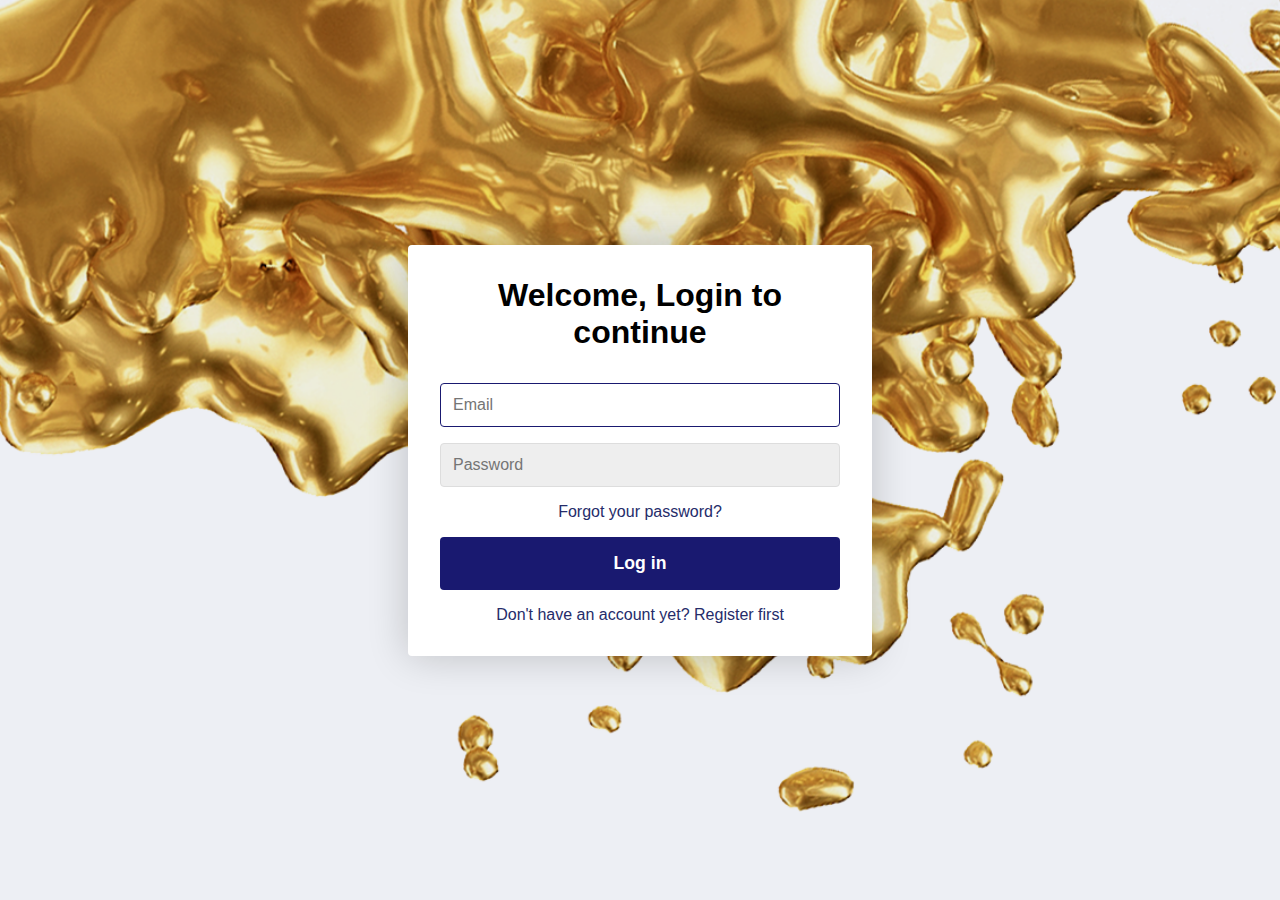
<file: index.html>
<!DOCTYPE html>
<html lang="en">

<head>
  <meta charset="utf-8" />
  <meta name="viewport" content="width=device-width, initial-scale=1, shrink-to-fit=no" />
  <meta http-equiv="X-UA-Compatible" content="ie=edge">
    
    <link rel="icon" href="favicon.png" sizes="16x16"> 
  <link rel="stylesheet" href="./css/index.css">
  <title>Login</title>
</head>

<body>
  <div class="container"> 
    <voima-login ></voima-login>    
  </div>  
  <script src="./js/voimaLogin.js"></script>
  <script>
  </script>
</body>

</html>
</file>
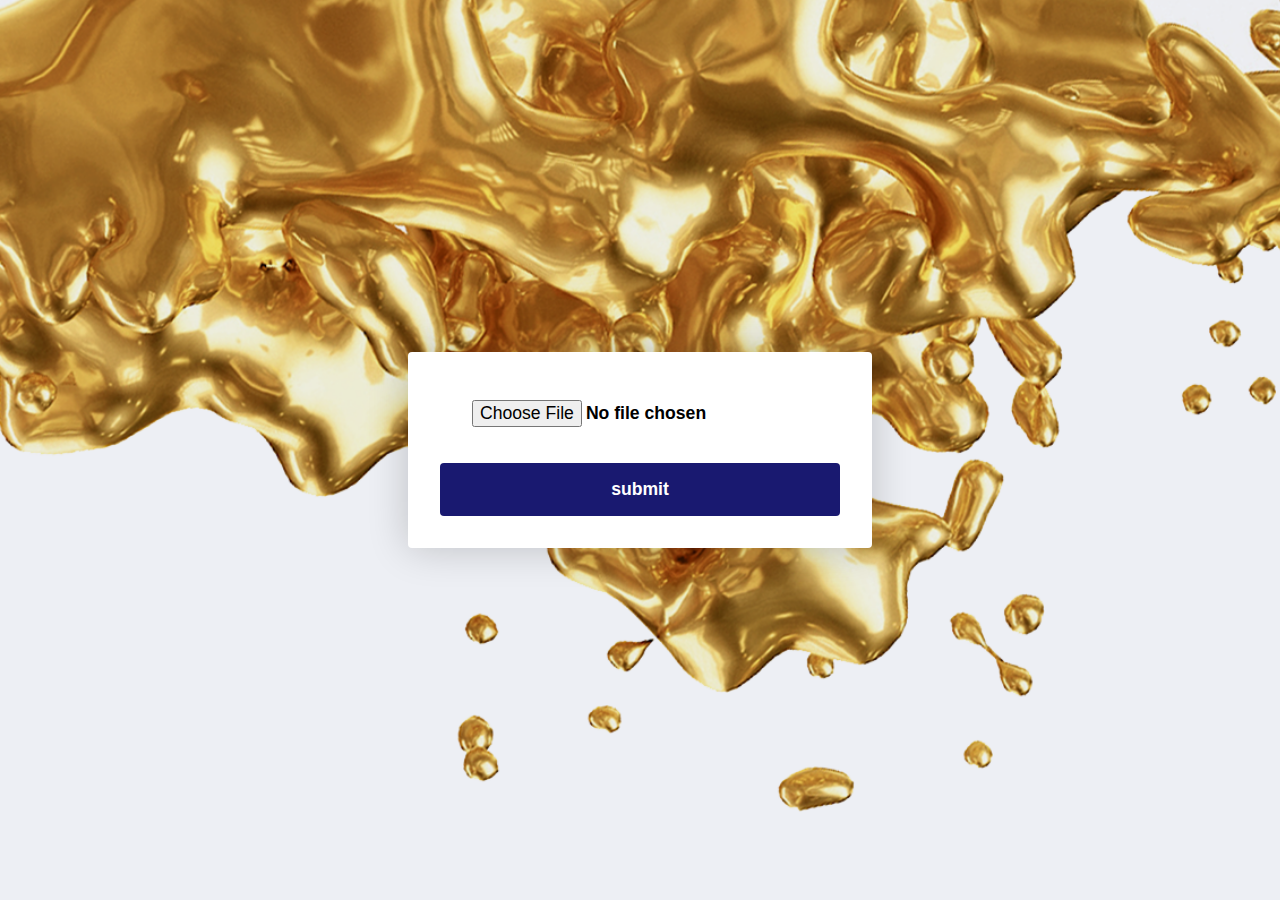
<file: upload/upload.html>
<!DOCTYPE html>
<html lang="en">
<head>
    <meta charset="UTF-8">
    <meta name="viewport" content="width=device-width, initial-scale=1.0">
    <meta http-equiv="X-UA-Compatible" content="ie=edge">
    <link rel="icon" href="../favicon.png" sizes="16x16"> 
   <link rel="stylesheet" href="../css/index.css">
    <title>upload</title>
</head>
<body>
  <div class="container">   
    <div id="imgDiv"> </div>
      <form id="upload-form">
        <input type="file" name="file" id="file">
        <input type="submit" value="submit" id="submitBtn">
    </form>
  </div>
    <script src="upload.js"></script>
</body>
</html>
</file>
<file: css/index.css>
body {
  --color-primary: #191970;
  --color-primary-dark: #007f67;
  --color-secondary: #252c6a;
  --color-error: #cc3333;
  --color-success: #4bb544;
  --border-radius: 4px;

  margin: 0;
  height: 100vh;
  display: flex;
  align-items: center;
  justify-content: center;
  font-size: 18px;
  background: url(../img/background.png);
  background-size: cover;
}

.container {
  width: 400px;
  max-width: 400px;
  margin: 1rem;
  padding: 2rem;
  box-shadow: 0 0 40px rgba(0, 0, 0, 0.2);
  border-radius: var(--border-radius);
  background: white;
}

.container
 {
  font: 500 1rem 'Quicksand', sans-serif;
}

#file{
  width: 80%;
  padding: 1rem 2rem;
  font-weight: bold;
  font-size: 1.1rem;
  color: black;
  border: none;
  outline: none;
  cursor: pointer;
  margin-bottom: 20px;
}

#submitBtn {
  width: 100%;
  padding: 1rem 2rem;
  font-weight: bold;
  font-size: 1.1rem;
  color: #ffffff;
  border: none;
  border-radius: var(--border-radius);
  outline: none;
  cursor: pointer;
  background: var(--color-primary);
}

#submitBtn:hover {
  background: var(--color-primary-dark);
}

#submitBtn:active {
  transform: scale(0.98);
}
</file>
